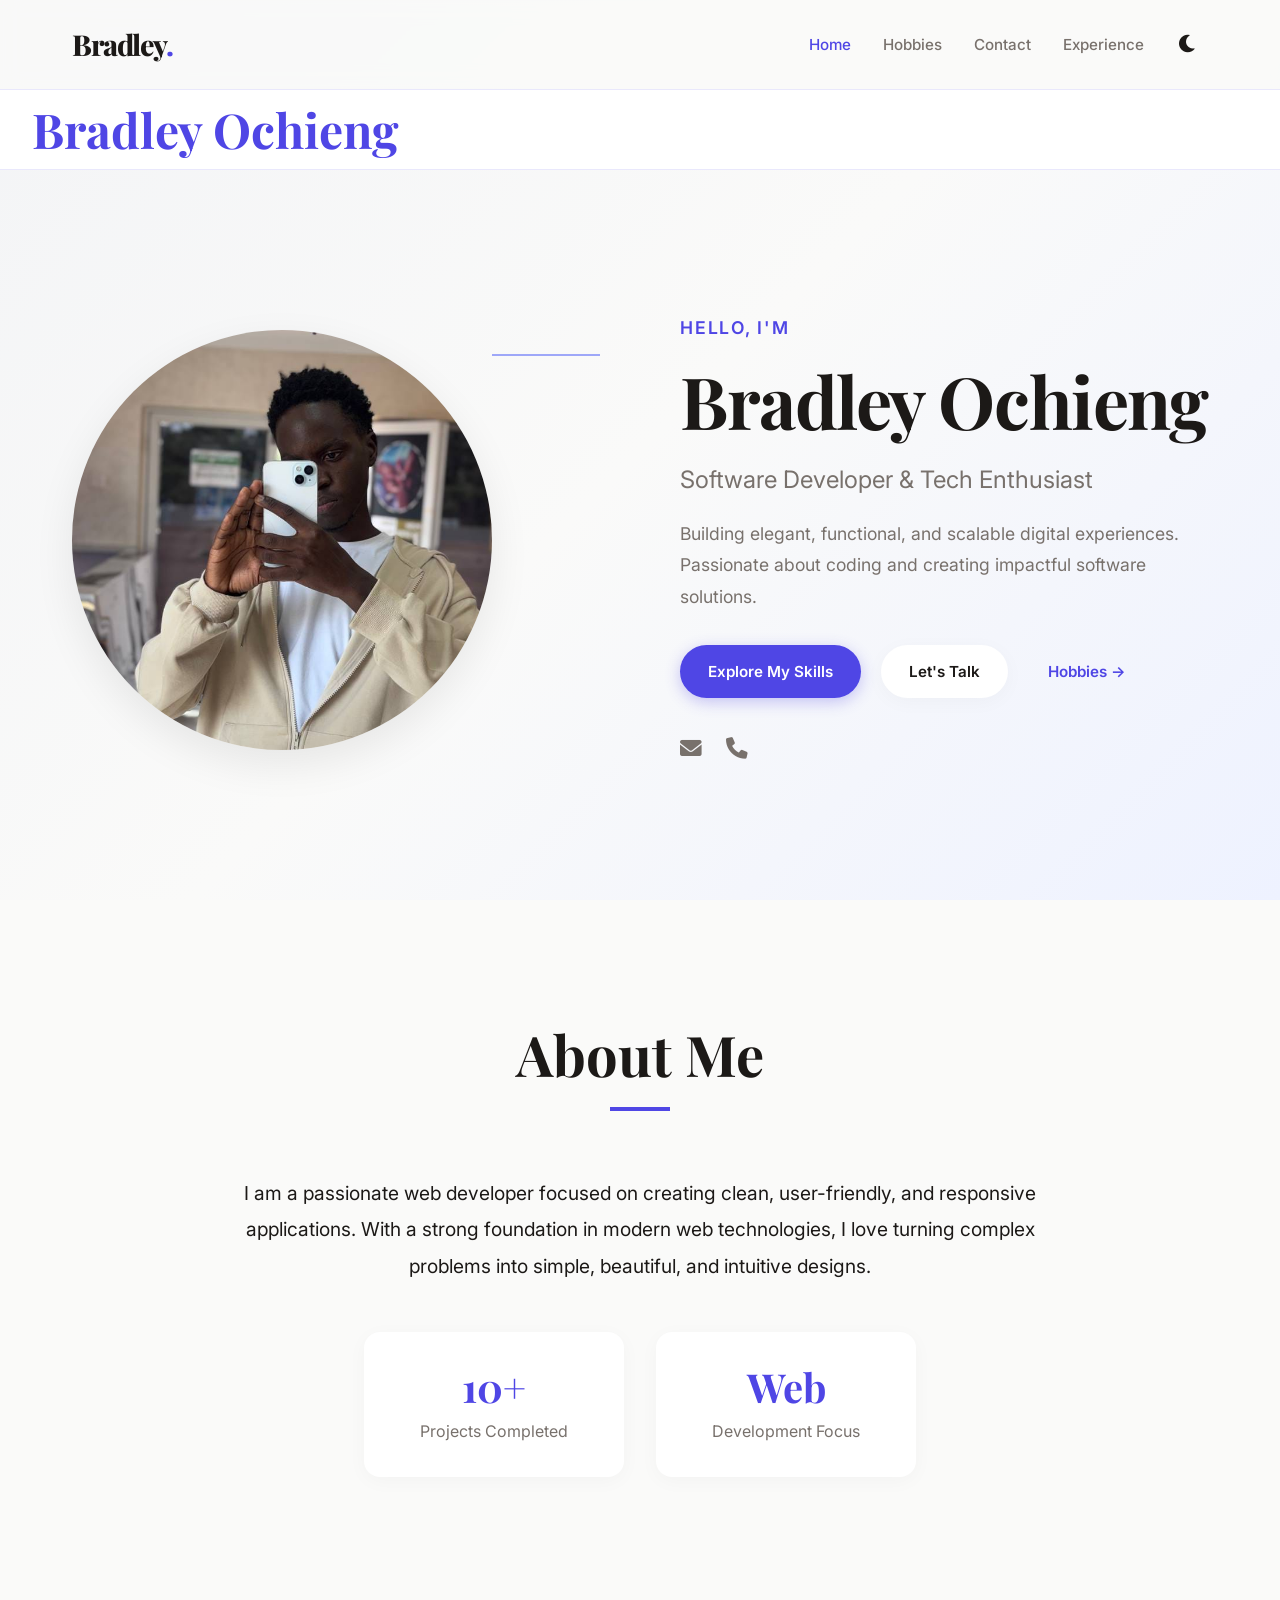
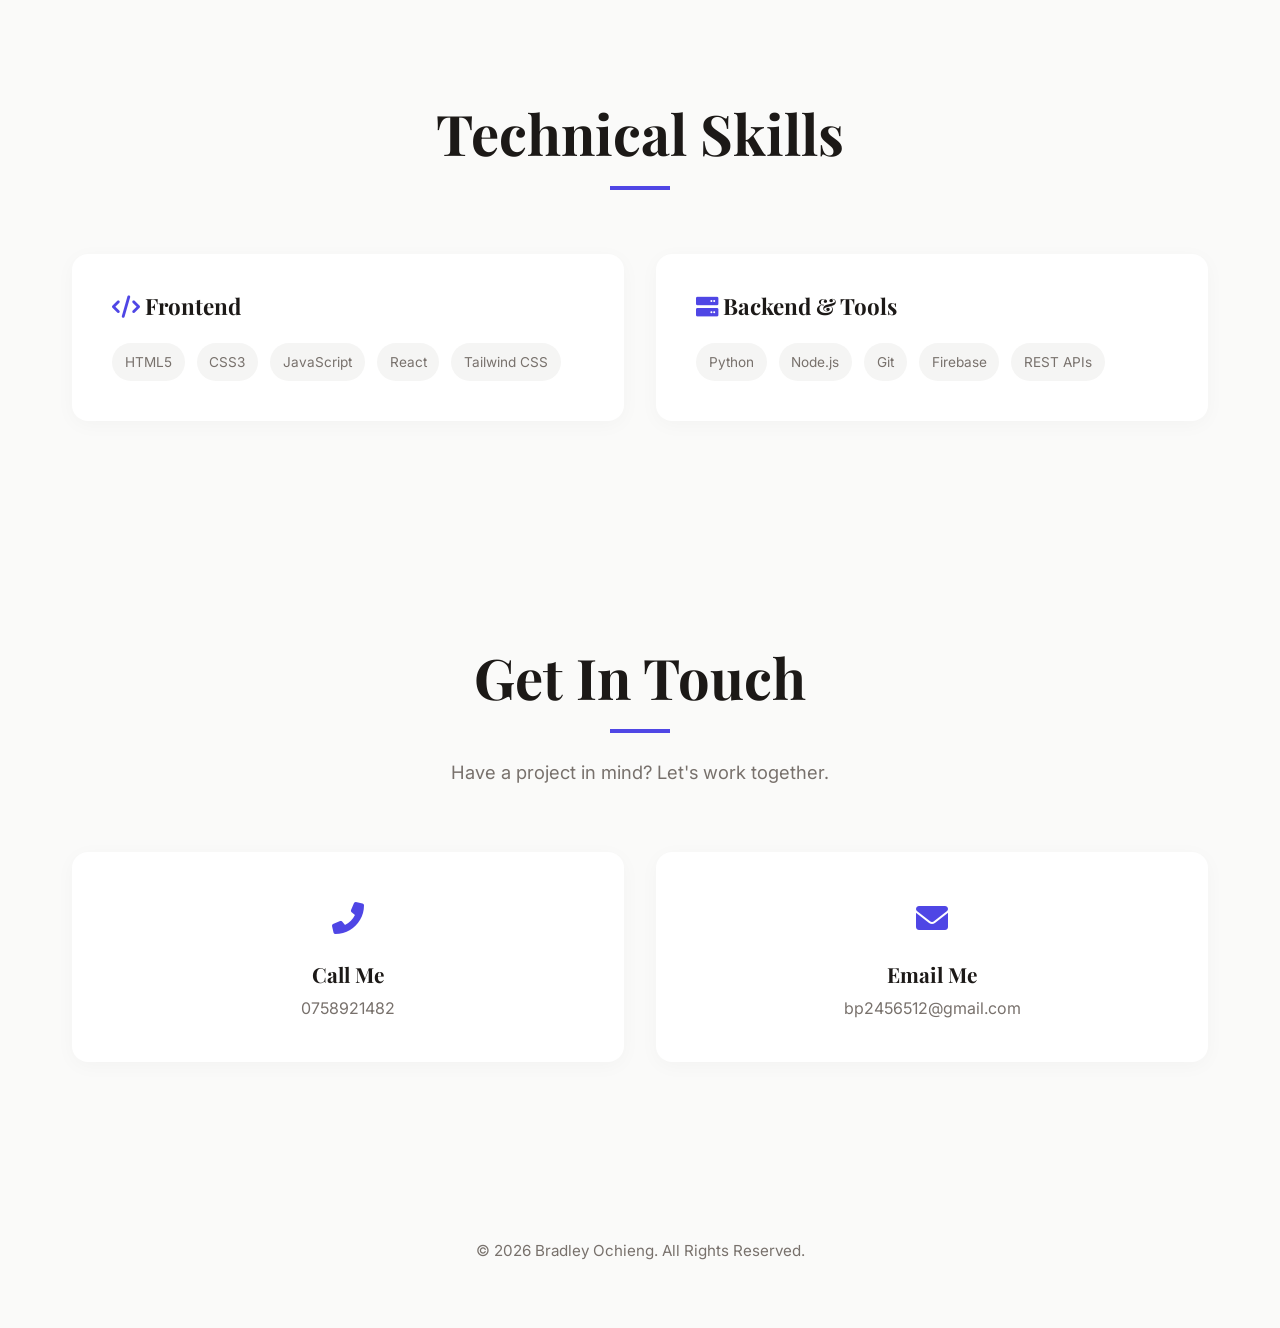
<file: index.html>
<!DOCTYPE html>
<html lang="en" data-theme="light">
<head>
    <meta charset="UTF-8">
    <meta name="viewport" content="width=device-width, initial-scale=1.0">
    <meta name="description" content="Bradley Ochieng - Web Developer and Software Engineer">
    <meta name="author" content="Bradley Ochieng">
    <title>Bradley Ochieng | Portfolio</title>
    <link rel="stylesheet" href="style.css">
    <link href="https://cdnjs.cloudflare.com/ajax/libs/font-awesome/6.0.0/css/all.min.css" rel="stylesheet">
</head>
<body>
    <header>
        <nav>
            <div class="logo"><a href="index.html">Bradley</a></div>
            <button class="menu-button" aria-label="Toggle navigation menu" aria-expanded="false">☰</button>
            <ul class="nav-links" aria-label="Primary navigation">
                <li><a href="index.html" class="active" aria-current="page">Home</a></li>
                <li><a href="hobbies.html">Hobbies</a></li>
                <li><a href="contact.html">Contact</a></li>
                <li><a href="experience.html">Experience</a></li>
            </ul>
            <button id="theme-toggle" class="theme-toggle" aria-label="Toggle dark mode"><span class="theme-icon"><i class="fas fa-moon"></i></span></button>
        </nav>
    </header>
    <div class="site-name-banner" aria-label="Bradley Ochieng"><p>Bradley Ochieng</p></div>
    <main>
        <section id="home" class="hero">
            <div class="hero-content">
                <p class="greeting">Hello, I'm</p>
                <h1>Bradley Ochieng</h1>
                <h2>Software Developer &amp; Tech Enthusiast</h2>
                <p class="summary">Building elegant, functional, and scalable digital experiences. Passionate about coding and creating impactful software solutions.</p>
                <div class="hero-buttons">
                    <a href="#skills" class="btn btn-primary">Explore My Skills</a>
                    <a href="#contact" class="btn btn-outline">Let's Talk</a>
                    <a href="hobbies.html" class="btn btn-text">Hobbies →</a>
                </div>
                <div class="social-links-hero" aria-label="Contact Bradley">
                    <a href="mailto:bp2456512@gmail.com" aria-label="Email Bradley"><i class="fas fa-envelope"></i></a>
                    <a href="tel:0758921482" aria-label="Call Bradley"><i class="fas fa-phone"></i></a>
                </div>
            </div>
            <div class="hero-image"><img src="brad.jpeg" alt="Bradley Ochieng"><hr class="profile-divider" aria-hidden="true"></div>
        </section>
        <section id="about" class="about">
            <div class="section-header"><h2>About Me</h2></div>
            <div class="about-content"><p>I am a passionate web developer focused on creating clean, user-friendly, and responsive applications. With a strong foundation in modern web technologies, I love turning complex problems into simple, beautiful, and intuitive designs.</p></div>
            <div class="about-stats">
                <div class="stat-item"><h3>10+</h3><p>Projects Completed</p></div>
                <div class="stat-item"><h3>Web</h3><p>Development Focus</p></div>
            </div>
        </section>
        <section id="skills" class="skills">
            <div class="section-header"><h2>Technical Skills</h2></div>
            <div class="skills-grid">
                <div class="skill-category"><h3><i class="fas fa-code"></i> Frontend</h3><div class="skill-tags"><span>HTML5</span><span>CSS3</span><span>JavaScript</span><span>React</span><span>Tailwind CSS</span></div></div>
                <div class="skill-category"><h3><i class="fas fa-server"></i> Backend &amp; Tools</h3><div class="skill-tags"><span>Python</span><span>Node.js</span><span>Git</span><span>Firebase</span><span>REST APIs</span></div></div>
            </div>
        </section>
        <section id="contact" class="contact">
            <div class="section-header"><h2>Get In Touch</h2><p>Have a project in mind? Let's work together.</p></div>
            <div class="contact-cards">
                <div class="contact-card"><div class="icon"><i class="fas fa-phone-alt"></i></div><h3>Call Me</h3><a href="tel:0758921482">0758921482</a></div>
                <div class="contact-card"><div class="icon"><i class="fas fa-envelope"></i></div><h3>Email Me</h3><a href="mailto:bp2456512@gmail.com">bp2456512@gmail.com</a></div>
            </div>
        </section>
    </main>
    <footer><div class="footer-bottom"><p id="copyright-year">&copy; Bradley Ochieng. All Rights Reserved.</p></div></footer>
    <script src="script.js"></script>
</body>
</html>
</file>
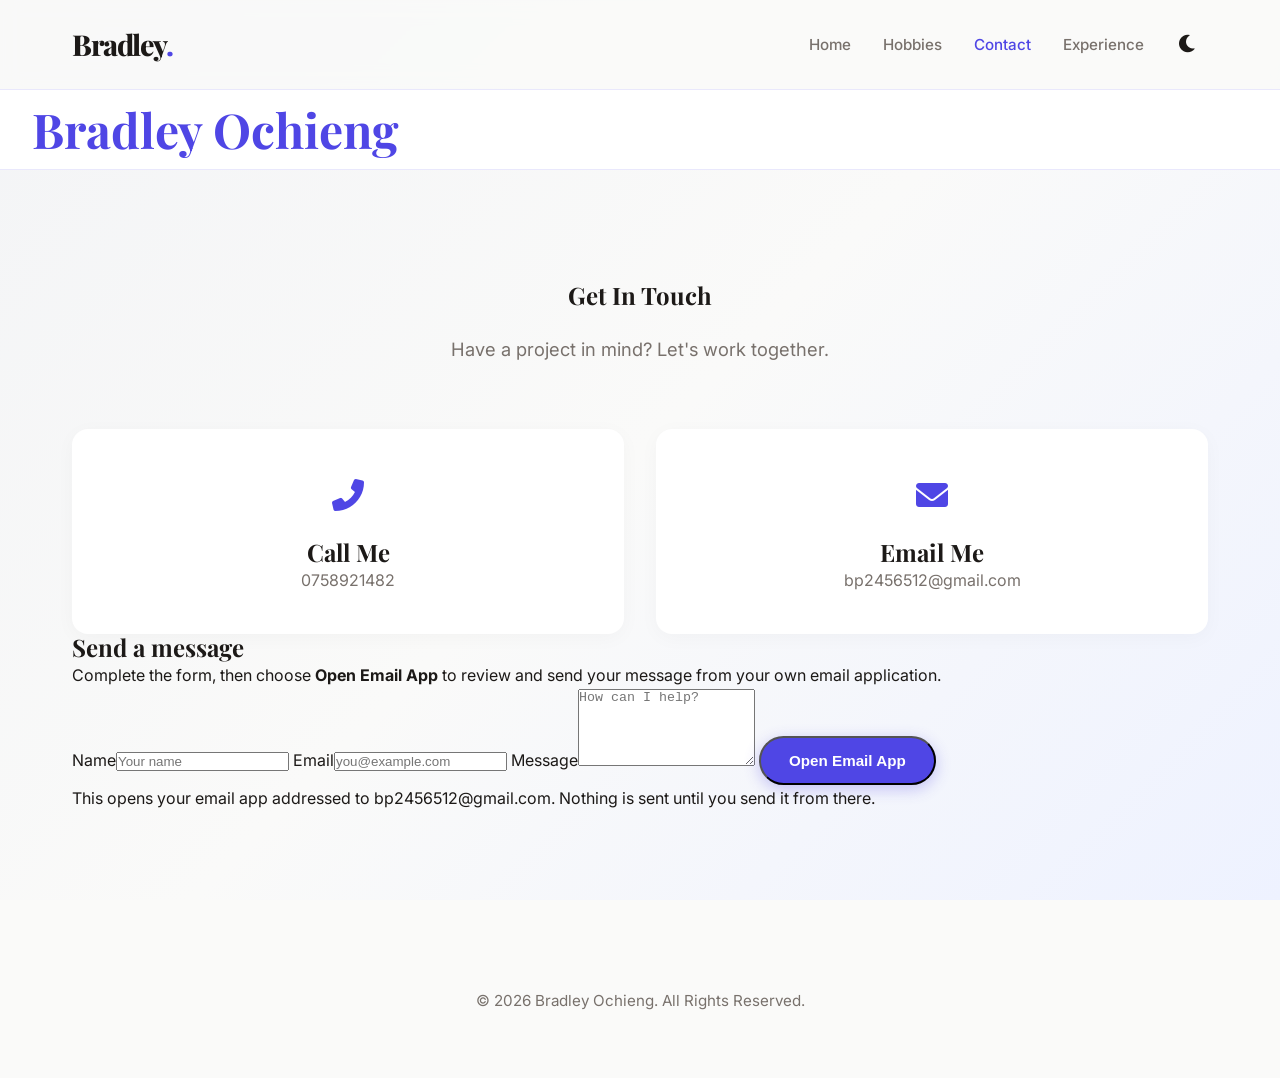
<file: contact.html>
<!DOCTYPE html>
<html lang="en" data-theme="light">
<head>
    <meta charset="UTF-8">
    <meta name="viewport" content="width=device-width, initial-scale=1.0">
    <meta name="description" content="Contact Bradley Ochieng.">
    <title>Contact | Bradley Ochieng</title>
    <link rel="stylesheet" href="style.css">
    <link href="https://cdnjs.cloudflare.com/ajax/libs/font-awesome/6.0.0/css/all.min.css" rel="stylesheet">
</head>
<body class="inner-page">
    <header>
        <nav>
            <div class="logo"><a href="index.html">Bradley</a></div>
            <button class="menu-button" aria-label="Toggle navigation menu" aria-expanded="false">☰</button>
            <ul class="nav-links" aria-label="Primary navigation">
                <li><a href="index.html">Home</a></li>
                <li><a href="hobbies.html">Hobbies</a></li>
                <li><a href="contact.html" class="active" aria-current="page">Contact</a></li>
                <li><a href="experience.html">Experience</a></li>
            </ul>
            <button id="theme-toggle" class="theme-toggle" aria-label="Toggle dark mode"><span class="theme-icon"><i class="fas fa-moon"></i></span></button>
        </nav>
    </header>
    <div class="site-name-banner" aria-label="Bradley Ochieng"><p>Bradley Ochieng</p></div>
    <main>
        <section class="contact page-section" aria-labelledby="contact-title">
            <div class="section-header"><h1 id="contact-title">Get In Touch</h1><p>Have a project in mind? Let&apos;s work together.</p></div>
            <div class="contact-container">
                <div class="contact-cards">
                    <div class="contact-card"><div class="icon"><i class="fas fa-phone-alt"></i></div><h2>Call Me</h2><a href="tel:0758921482">0758921482</a></div>
                    <div class="contact-card"><div class="icon"><i class="fas fa-envelope"></i></div><h2>Email Me</h2><a href="mailto:bp2456512@gmail.com">bp2456512@gmail.com</a></div>
                </div>
                <form class="contact-form" id="contact-form" aria-describedby="form-instructions form-status">
                    <h2>Send a message</h2>
                    <p id="form-instructions">Complete the form, then choose <strong>Open Email App</strong> to review and send your message from your own email application.</p>
                    <label for="name">Name</label><input id="name" name="name" type="text" autocomplete="name" placeholder="Your name" required>
                    <label for="email">Email</label><input id="email" name="email" type="email" autocomplete="email" placeholder="you@example.com" required>
                    <label for="message">Message</label><textarea id="message" name="message" rows="5" placeholder="How can I help?" required></textarea>
                    <button class="btn btn-primary" type="submit">Open Email App</button><p class="form-status" id="form-status" aria-live="polite">This opens your email app addressed to bp2456512@gmail.com. Nothing is sent until you send it from there.</p>
                </form>
            </div>
        </section></main>
    <footer><div class="footer-bottom"><p id="copyright-year">&copy; Bradley Ochieng. All Rights Reserved.</p></div></footer>
    <script src="script.js"></script>
</body>
</html>
</file>
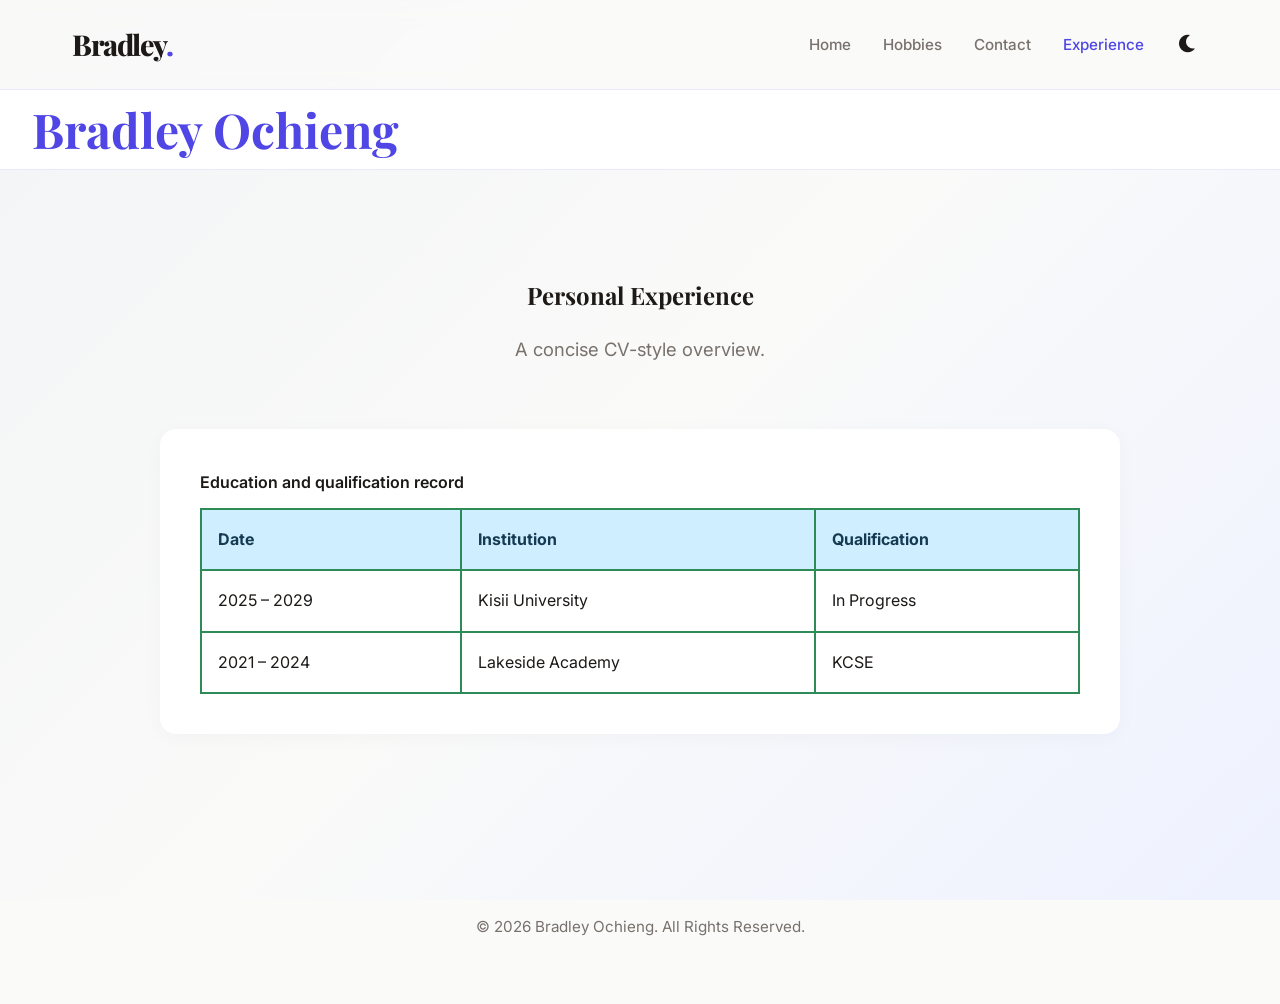
<file: experience.html>
<!DOCTYPE html>
<html lang="en" data-theme="light">
<head>
    <meta charset="UTF-8">
    <meta name="viewport" content="width=device-width, initial-scale=1.0">
    <meta name="description" content="Bradley Ochieng's personal experience.">
    <title>Experience | Bradley Ochieng</title>
    <link rel="stylesheet" href="style.css">
    <link href="https://cdnjs.cloudflare.com/ajax/libs/font-awesome/6.0.0/css/all.min.css" rel="stylesheet">
</head>
<body class="inner-page">
    <header>
        <nav>
            <div class="logo"><a href="index.html">Bradley</a></div>
            <button class="menu-button" aria-label="Toggle navigation menu" aria-expanded="false">☰</button>
            <ul class="nav-links" aria-label="Primary navigation">
                <li><a href="index.html">Home</a></li>
                <li><a href="hobbies.html">Hobbies</a></li>
                <li><a href="contact.html">Contact</a></li>
                <li><a href="experience.html" class="active" aria-current="page">Experience</a></li>
            </ul>
            <button id="theme-toggle" class="theme-toggle" aria-label="Toggle dark mode"><span class="theme-icon"><i class="fas fa-moon"></i></span></button>
        </nav>
    </header>
    <div class="site-name-banner" aria-label="Bradley Ochieng"><p>Bradley Ochieng</p></div>
    <main>
        <section class="experience page-section" aria-labelledby="experience-title">
            <div class="section-header"><h1 id="experience-title">Personal Experience</h1><p>A concise CV-style overview.</p></div>
            <div class="experience-content">
                <div class="table-wrap">
                    <table class="cv-table">
                        <caption>Education and qualification record</caption>
                        <thead><tr><th scope="col">Date</th><th scope="col">Institution</th><th scope="col">Qualification</th></tr></thead>
                        <tbody>
                            <tr><td>2025 – 2029</td><td>Kisii University</td><td>In Progress</td></tr>
                            <tr><td>2021 – 2024</td><td>Lakeside Academy</td><td>KCSE</td></tr>
                        </tbody>
                    </table>
                </div>
            </div>
        </section></main>
    <footer><div class="footer-bottom"><p id="copyright-year">&copy; Bradley Ochieng. All Rights Reserved.</p></div></footer>
    <script src="script.js"></script>
</body>
</html>
</file>
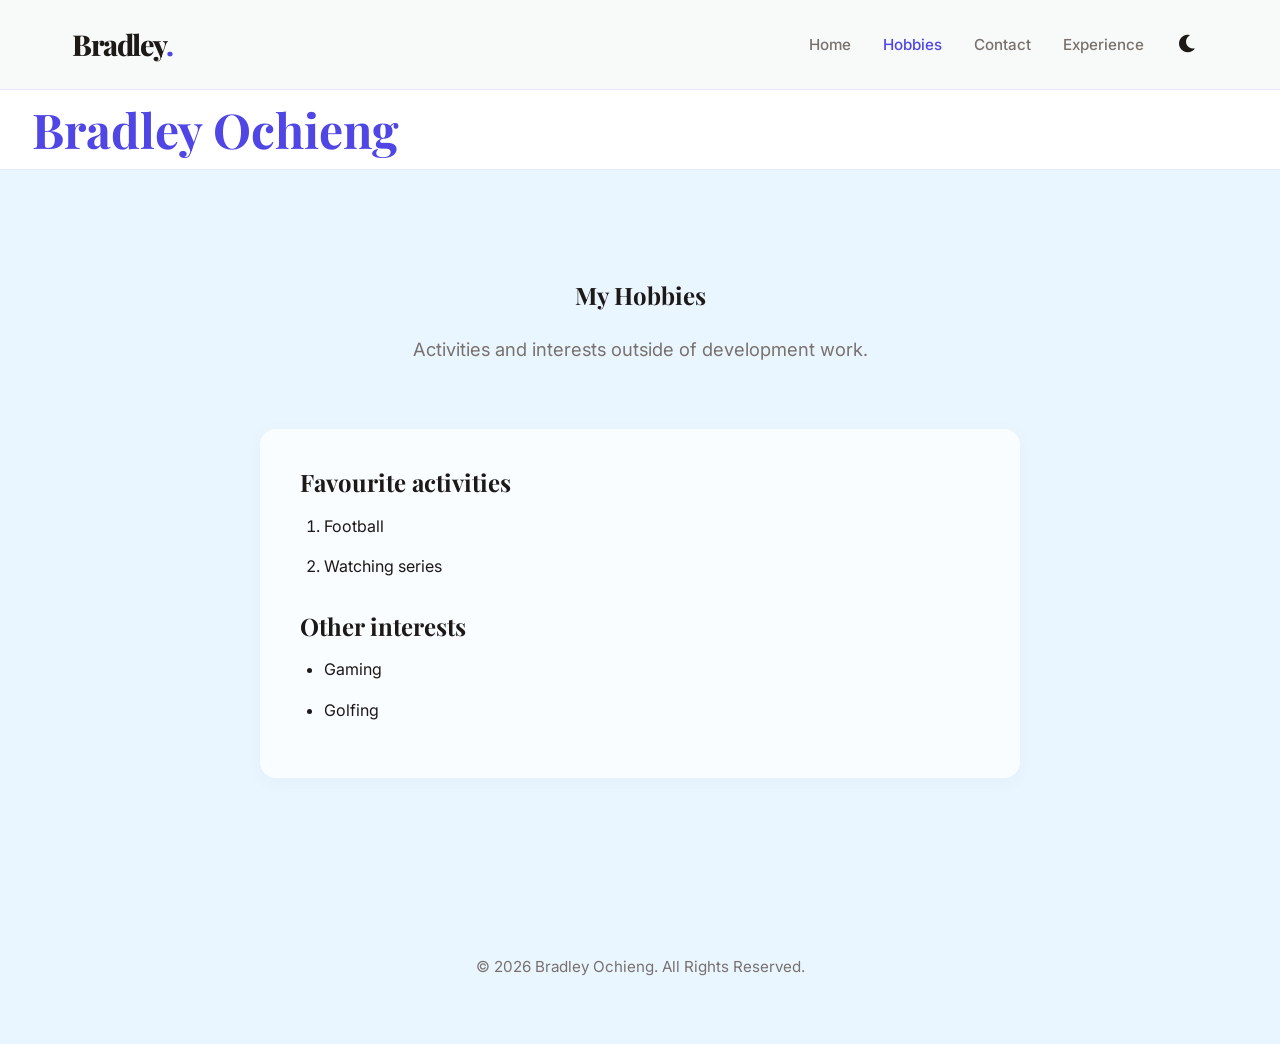
<file: hobbies.html>
<!DOCTYPE html>
<html lang="en" data-theme="light">
<head>
    <meta charset="UTF-8">
    <meta name="viewport" content="width=device-width, initial-scale=1.0">
    <meta name="description" content="Bradley Ochieng's hobbies and interests.">
    <title>Hobbies | Bradley Ochieng</title>
    <link rel="stylesheet" href="style.css">
    <link href="https://cdnjs.cloudflare.com/ajax/libs/font-awesome/6.0.0/css/all.min.css" rel="stylesheet">
</head>
<body class="hobbies-page">
    <header>
        <nav>
            <div class="logo"><a href="index.html">Bradley</a></div>
            <button class="menu-button" aria-label="Toggle navigation menu" aria-expanded="false">☰</button>
            <ul class="nav-links" aria-label="Primary navigation">
                <li><a href="index.html">Home</a></li>
                <li><a href="hobbies.html" class="active" aria-current="page">Hobbies</a></li>
                <li><a href="contact.html">Contact</a></li>
                <li><a href="experience.html">Experience</a></li>
            </ul>
            <button id="theme-toggle" class="theme-toggle" aria-label="Toggle dark mode"><span class="theme-icon"><i class="fas fa-moon"></i></span></button>
        </nav>
    </header>
    <div class="site-name-banner" aria-label="Bradley Ochieng"><p>Bradley Ochieng</p></div>
    <main>
        <section class="hobbies" aria-labelledby="hobbies-title">
            <div class="section-header"><h1 id="hobbies-title">My Hobbies</h1><p>Activities and interests outside of development work.</p></div>
            <div class="hobbies-content">
                <h2>Favourite activities</h2>
                <ol class="hobby-list hobby-list-ordered">
                    <li>Football</li>
                    <li>Watching series</li>
                </ol>
                <h2>Other interests</h2>
                <ul class="hobby-list hobby-list-unordered">
                    <li>Gaming</li>
                    <li>Golfing</li>
                </ul>
            </div>
        </section>
    </main>
    <footer><div class="footer-bottom"><p id="copyright-year">&copy; Bradley Ochieng. All Rights Reserved.</p></div></footer>
    <script src="script.js"></script>
</body>
</html>
</file>
<file: style.css>
@import url('https://fonts.googleapis.com/css2?family=Inter:wght@400;500;600;700&family=Playfair+Display:wght@600;700;800&display=swap');

:root { --primary:#4F46E5; --primary-dark:#3730A3; --primary-light:#818CF8; --background:#FAFAF9; --background-grad:linear-gradient(135deg,#F3F4F6 0%,#FAFAF9 50%,#EEF2FF 100%); --surface:#fff; --surface-light:#F5F5F4; --text:#1C1917; --text-muted:#78716C; --shadow-sm:0 4px 20px rgba(0,0,0,.03); --shadow-md:0 8px 30px rgba(0,0,0,.06); --shadow-lg:0 15px 40px rgba(0,0,0,.08); --radius:16px; }
[data-theme="dark"] { --background:#09090B; --background-grad:linear-gradient(135deg,#18181B 0%,#09090B 50%,#1E1B4B 100%); --surface:#18181B; --surface-light:#27272A; --text:#FAFAFA; --text-muted:#A1A1AA; --shadow-sm:0 4px 20px rgba(0,0,0,.4); --shadow-md:0 8px 30px rgba(0,0,0,.6); --shadow-lg:0 15px 40px rgba(0,0,0,.8); }
*{margin:0;padding:0;box-sizing:border-box} html{scroll-behavior:smooth;scroll-padding-top:90px} body{font-family:Inter,sans-serif;background-color:var(--background);background-image:var(--background-grad);background-attachment:fixed;color:var(--text);line-height:1.7} img{max-width:100%;display:block} a{text-decoration:none;color:inherit} ul{list-style:none} h1,h2,h3{font-family:'Playfair Display',serif;line-height:1.15;color:var(--text)}
header{position:sticky;top:0;z-index:1000;background-color:rgba(250,250,249,.9);backdrop-filter:blur(10px)} [data-theme="dark"] header{background-color:rgba(9,9,11,.9)} nav{max-width:1200px;margin:0 auto;padding:1.25rem 2rem;display:flex;align-items:center;gap:1.5rem}.logo{margin-right:auto}.logo a{font-family:'Playfair Display',serif;font-size:1.8rem;font-weight:800;letter-spacing:-.05em}.logo a::after{content:".";color:var(--primary)}.nav-links{display:flex;align-items:center;gap:2rem}.nav-links a{font-size:.95rem;font-weight:500;color:var(--text-muted)}.nav-links a:hover,.nav-links a.active{color:var(--primary)}.theme-toggle,.menu-button{background:transparent;border:0;color:var(--text);font-size:1.25rem;cursor:pointer;width:40px;height:40px}.menu-button{display:none;font-size:1.5rem}.site-name-banner{padding:.75rem 2rem;background:var(--surface);border-top:1px solid rgba(79,70,229,.12);border-bottom:1px solid rgba(79,70,229,.12)}.site-name-banner p{margin:0;font-family:'Playfair Display',serif;font-size:clamp(1.75rem,7vw,48px);font-weight:700;line-height:1.15;color:var(--primary);white-space:normal;overflow-wrap:normal;animation:none}
section{max-width:1200px;margin:0 auto;padding:7rem 2rem}.section-header{text-align:center;margin-bottom:4rem}.section-header h2{font-size:clamp(2.5rem,5vw,3.5rem)}.section-header h2::after{content:"";display:block;width:60px;height:4px;background:var(--primary);margin:20px auto 0}.section-header p{margin-top:1.5rem;color:var(--text-muted);font-size:1.15rem}.hero{display:flex;flex-direction:row-reverse;align-items:center;justify-content:space-between;gap:5rem;min-height:calc(100vh - 160px)}.hero-content{flex:1;max-width:600px}.greeting{font-size:1.1rem;font-weight:600;color:var(--primary);margin-bottom:1rem;letter-spacing:.1em;text-transform:uppercase}.hero h1{font-size:clamp(3rem,6vw,4.5rem);letter-spacing:-.02em;margin-bottom:1.5rem}.hero h2{font-family:Inter,sans-serif;font-size:clamp(1.2rem,2.5vw,1.5rem);font-weight:400;color:var(--text-muted);margin-bottom:1.5rem}.summary{font-size:1.1rem;color:var(--text-muted);margin-bottom:2rem;line-height:1.8}.hero-buttons{display:flex;flex-wrap:wrap;gap:1.25rem;align-items:center;margin-bottom:2rem}.btn{display:inline-flex;align-items:center;justify-content:center;padding:14px 28px;border-radius:999px;font-weight:600;font-size:.95rem}.btn-primary{background:var(--primary);color:#fff;box-shadow:0 4px 15px rgba(79,70,229,.3)}.btn-primary:hover{background:var(--primary-dark)}.btn-outline{background:var(--surface);color:var(--text);box-shadow:var(--shadow-sm)}.btn-text{color:var(--primary);padding:14px 20px}.social-links-hero{display:flex;gap:1.5rem;font-size:1.35rem;color:var(--text-muted)}.social-links-hero a:hover{color:var(--primary)}.hero-image{flex:1;display:flex;justify-content:center}.hero-image img{width:100%;max-width:420px;aspect-ratio:1;object-fit:cover;border-radius:999px;box-shadow:var(--shadow-lg)}
.about-content{max-width:800px;margin:0 auto 3rem;text-align:center;font-size:1.2rem;line-height:1.9}.about-stats{display:grid;grid-template-columns:repeat(2,minmax(0,260px));justify-content:center;gap:2rem}.stat-item,.skill-category,.project-card,.contact-card{background:var(--surface);border-radius:var(--radius);box-shadow:var(--shadow-sm)}.stat-item{padding:2rem;text-align:center}.stat-item h3{font-size:2.5rem;color:var(--primary);margin-bottom:.5rem}.stat-item p,.project-content p{color:var(--text-muted)}.skills-grid,.project-grid,.contact-cards{display:grid;gap:2rem}.skills-grid{grid-template-columns:repeat(auto-fit,minmax(280px,1fr))}.skill-category{padding:2.5rem}.skill-category h3{font-size:1.4rem;margin-bottom:1.5rem}.skill-category h3 i{color:var(--primary)}.skill-tags,.tech-stack{display:flex;flex-wrap:wrap;gap:.75rem}.skill-tags span,.tech-stack span{padding:.45rem .8rem;border-radius:999px;background:var(--surface-light);color:var(--text-muted);font-size:.85rem}.project-grid{grid-template-columns:repeat(auto-fit,minmax(280px,1fr));gap:3rem}.project-card{overflow:hidden;transition:transform .2s}.project-card:hover{transform:translateY(-5px)}.project-content{padding:2.5rem;min-height:100%;display:flex;flex-direction:column}.project-content h3{font-size:1.8rem;margin-bottom:1rem}.project-content p{margin-bottom:2rem}.tech-stack{margin-bottom:2rem}.project-link{color:var(--primary);font-weight:600;margin-top:auto}.contact-cards{grid-template-columns:repeat(auto-fit,minmax(220px,1fr))}.contact-card{padding:2.5rem;text-align:center}.contact-card .icon{font-size:2rem;color:var(--primary);margin-bottom:1rem}.contact-card h3{margin-bottom:.5rem;font-size:1.3rem}.contact-card a{color:var(--text-muted);overflow-wrap:anywhere}.contact-card a:hover{color:var(--primary)}
footer{padding:4rem 2rem}.footer-bottom{max-width:1200px;margin:0 auto;text-align:center;color:var(--text-muted);font-size:.95rem}.hobbies-page{background-color:#eaf6ff;background-image:none}.hobbies-content{max-width:760px;margin:0 auto;padding:2.5rem;background:rgba(255,255,255,.78);border-radius:var(--radius);box-shadow:var(--shadow-sm)}[data-theme="dark"] .hobbies-content{background:rgba(24,24,27,.9)}.hobbies-content h2{margin-top:2rem;font-size:1.5rem}.hobbies-content h2:first-child{margin-top:0}.hobby-list{margin:1rem 0 0;padding-left:1.5rem}.hobby-list li{margin-bottom:.85rem}.hobby-list-ordered{list-style:decimal}.hobby-list-unordered{list-style:disc}.suggestion-label,.hobby-note{color:var(--text-muted);font-family:Inter,sans-serif;font-size:.95rem}.hobby-note{margin-top:.75rem}
@media (prefers-reduced-motion:reduce){html{scroll-behavior:auto}.site-name-banner p{animation:none}.project-card{transition:none}}@media (max-width:768px){nav{padding:1rem 1.5rem;gap:.5rem}.menu-button{display:block;order:3}.theme-toggle{order:2}.nav-links{position:fixed;top:73px;left:0;width:100%;background:var(--surface);flex-direction:column;align-items:center;padding:2.5rem 2rem;gap:1.5rem;box-shadow:var(--shadow-md);display:none;z-index:999}.nav-links.active{display:flex}.hero{flex-direction:column-reverse;text-align:center;gap:2.5rem;padding-top:3rem}.hero-buttons,.social-links-hero{justify-content:center}.about-stats{grid-template-columns:1fr}.site-name-banner p{font-size:clamp(1.5rem,7vw,2rem)}.hobbies-content{padding:1.75rem}}@media (max-width:480px){section{padding:4rem 1.5rem}.hero-image img{max-width:260px}.skill-category,.project-content,.contact-card{padding:1.5rem}}

/* Dedicated-page additions */
.profile-divider{width:100%;max-width:420px;border:0;border-top:2px solid var(--primary-light);margin:1.5rem auto 0;opacity:.75}.page-section{min-height:calc(100vh - 220px)}.experience-content{max-width:960px;margin:0 auto;padding:2.5rem;background:var(--surface);border-radius:var(--radius);box-shadow:var(--shadow-sm)}.placeholder-notice{margin-bottom:1.5rem;color:var(--text-muted)}.table-wrap{overflow-x:auto}.cv-table{width:100%;border-collapse:collapse;min-width:620px;background:var(--surface)}.cv-table caption{text-align:left;font-weight:600;margin-bottom:.75rem;color:var(--text)}.cv-table th,.cv-table td{border:2px solid #2e8b57;padding:1rem;text-align:left;vertical-align:top}.cv-table th{background:#cfeeff;color:#163a52;font-weight:700}.cv-table td{color:var(--text)}@media (max-width:768px){.experience-content{padding:1.5rem}.profile-divider{max-width:260px}}
</file>
